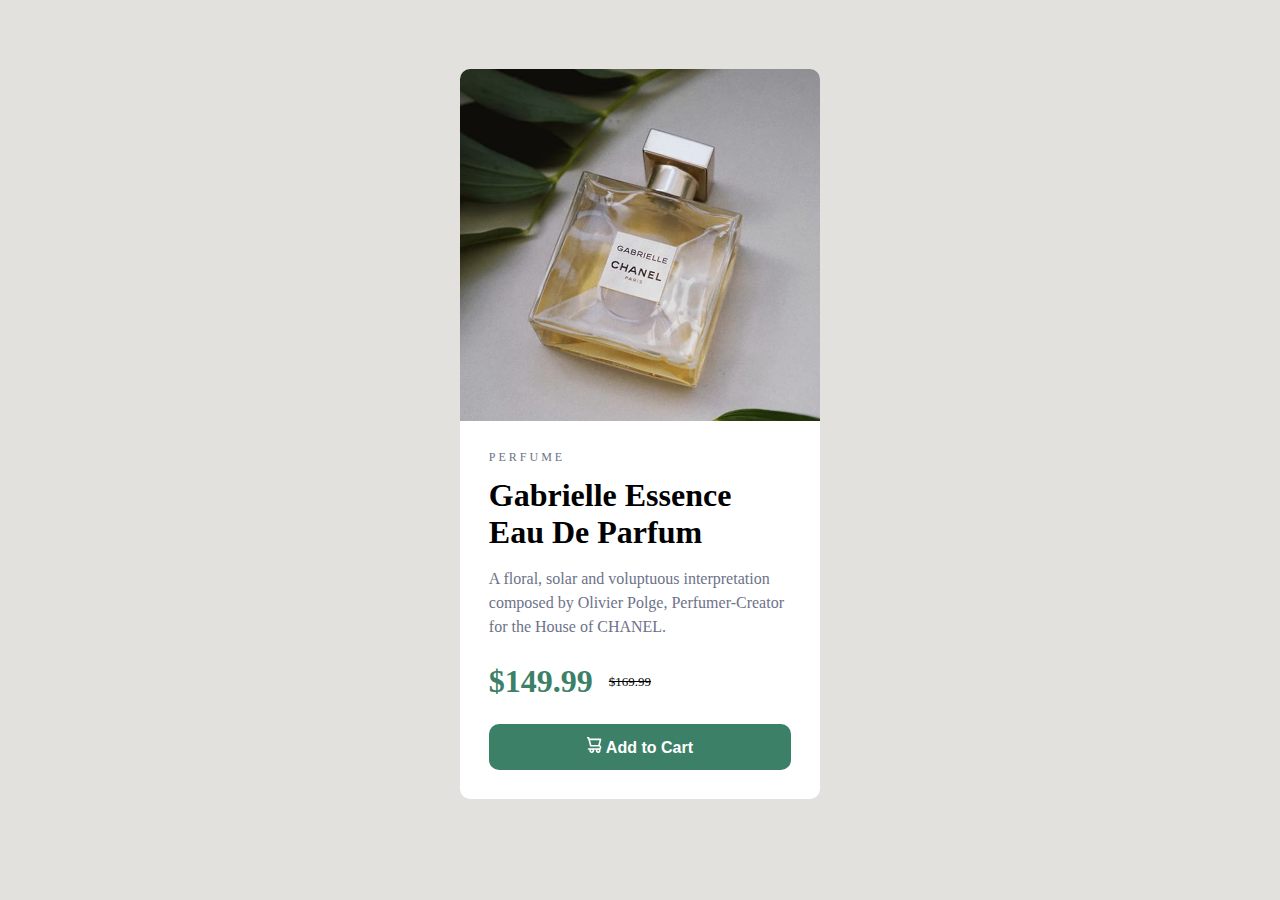
<file: index.html>
<!DOCTYPE html>
<html lang="en">
<head>
    <meta charset="UTF-8">
    <meta name="viewport" content="width=device-width, initial-scale=1.0">
    <title>Gabrielle Essence Eau De Parfum</title>
    <link rel="stylesheet" href="style.css">
</head>
<body>
    <div class="details">
    <img src="image-product-mobile.jpg" alt="image-product-mobile" class="Image">
   
   <div class="Product">
    <p class="Product-type">PERFUME</p>

    <h1  class="Product-name"><b>Gabrielle Essence Eau De Parfum </b></h1>

    <p class="Qualities">A floral, solar and voluptuous
    interpretation composed by Olivier 
    Polge, Perfumer-Creator for the House 
    of CHANEL.</p>

    <div class="Prices">
        <span class="Current-price">$149.99</span> 
        <span class="old-price">$169.99</span>
    </div>

        <div>
            <button class="Cart-icon">
                <img src="icon-cart.svg" alt="icon-cart"> Add to Cart
            
            </button>
            

    </div>
    </div>
    </div>
    
    
</div>
</body>
</html>
</file>
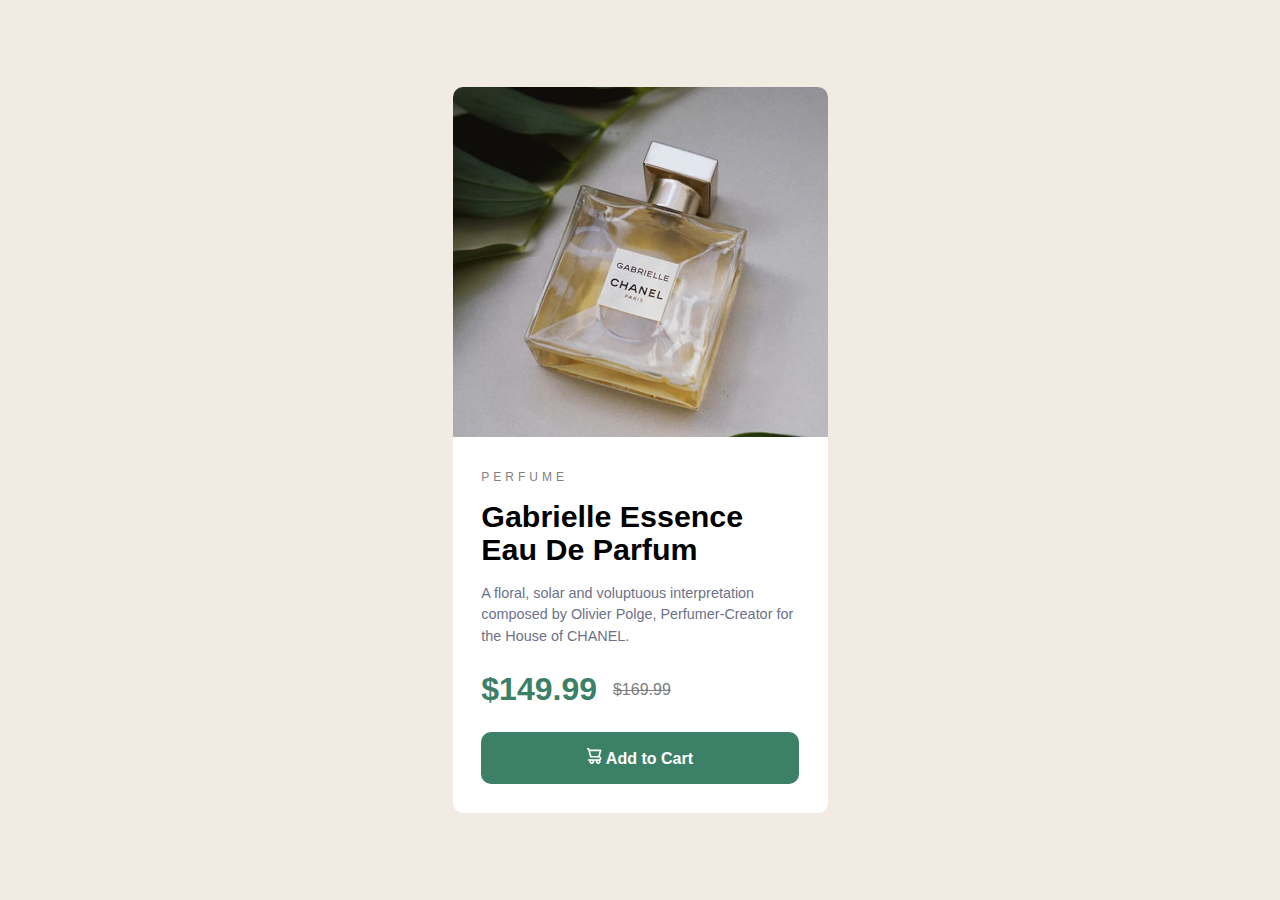
<file: gpt.html>
<!DOCTYPE html>
<html lang="en">
<head>
    <meta charset="UTF-8">
    <meta name="viewport" content="width=device-width, initial-scale=1.0">
    <title>Perfume Product Card</title>
    <link rel="stylesheet" href="gpt.css">
</head>
<body>

    <div class="card">
        <img src="image-product-mobile.jpg" class="product-img" alt="Perfume Image">

        <div class="card-content">
            <p class="category">PERFUME</p>

            <h1 class="title">Gabrielle Essence Eau De Parfum</h1>

            <p class="description">
                A floral, solar and voluptuous interpretation composed by Olivier Polge,
                Perfumer-Creator for the House of CHANEL.
            </p>

            <div class="price-row">
                <span class="price">$149.99</span>
                <span class="old-price">$169.99</span>
            </div>

            <button class="add-btn">
                <img src="icon-cart.svg" alt=""> Add to Cart
            </button>
        </div>
    </div>

</body>
</html>
</file>
<file: style.css>
*{
margin: 0;
padding: 0;
box-sizing: border-box;
}

body{
background-color: #e3e1de;
display: flex;
justify-content: center;
align-items: center;
min-height: 100vh;
padding: 1.5rem;
overflow-x: hidden;
}

.details{
    background-color: white;
    width: 100%;
    overflow: hidden;
    max-width: 360px;
    border-radius: 10px;
    margin-bottom: 2rem;
} 

.Image{
width: 100%;
height: auto;
object-fit: cover;
display: block;
}

.Product{
padding: 1.8rem;
}

.Product-type{
letter-spacing: 3px;
color: hsl(228, 12%, 48%);;
font-size: 0.75rem;
margin-bottom: 0.8rem;

}

.Product-name{
margin-bottom: 1rem;
font-family:'Fraunces';
}

.Qualities{
font-size: 1rem;
line-height: 1.5rem;
margin-bottom: 1.5rem;
color: hsl(228, 12%, 48%);
}

.Prices{
    display: flex;
    align-items: center;
    gap: 1rem;
    margin-bottom: 1.5rem;
}

.Current-price{
color: hsl(158, 36%, 37%);
font-weight: 800;
font-size: 2rem;
font-family:'Fraunces';

}

.old-price{
text-decoration: line-through;
font-size: small;
}

.Cart-icon{
background-color:hsl(158, 36%, 37%);
width: 100%;
border-radius: 10px;
border: none;
color: white;
padding: 0.8rem;
font-size: 1rem;
font-weight: 600;
cursor: pointer;
}

.Cart-icon:hover{
background: hsl(158, 36%, 37%);;
}

@media (max-width: 375px) {
    .Product {
        padding: 1.2rem;
    }
}
</file>
<file: gpt.css>
* {
    margin: 0;
    padding: 0;
    box-sizing: border-box;
}

body {
    background: hsl(30, 38%, 92%);
    font-family: 'Segoe UI', Tahoma, Geneva, Verdana, sans-serif;
    display: flex;
    justify-content: center;
    align-items: center;
    min-height: 100vh;
    padding: 1.5rem;
}

/* CARD */
.card {
    background: white;
    width: 100%;
    max-width: 375px;
    border-radius: 10px;
    overflow: hidden;
}

/* IMAGE */
.product-img {
    width: 100%;
    height: 350px;
    object-fit: cover;
}

/* CONTENT */
.card-content {
    padding: 1.8rem;
}

/* CATEGORY */
.category {
    letter-spacing: 4px;
    color: gray;
    font-size: 0.75rem;
    margin-bottom: 1rem;
}

/* TITLE */
.title {
    font-size: 1.9rem;
    font-weight: 800;
    line-height: 1.1;
    margin-bottom: 1rem;
}

/* DESCRIPTION */
.description {
    font-size: 0.9rem;
    line-height: 1.5;
    margin-bottom: 1.5rem;
    color: hsl(228, 12%, 48%);
}

/* PRICING */
.price-row {
    display: flex;
    align-items: center;
    gap: 1rem;
    margin-bottom: 1.5rem;
}

.price {
    font-size: 2rem;
    font-weight: 800;
    color: hsl(158, 36%, 37%);
}

.old-price {
    text-decoration: line-through;
    color: gray;
}

/* BUTTON */
.add-btn {
    width: 100%;
    background: hsl(158, 36%, 37%);
    color: white;
    padding: 1rem;
    border: none;
    border-radius: 10px;
    font-size: 1rem;
    font-weight: 600;
    cursor: pointer;
}

.add-btn:hover {
    background: hsl(158, 36%, 27%);
}
</file>
